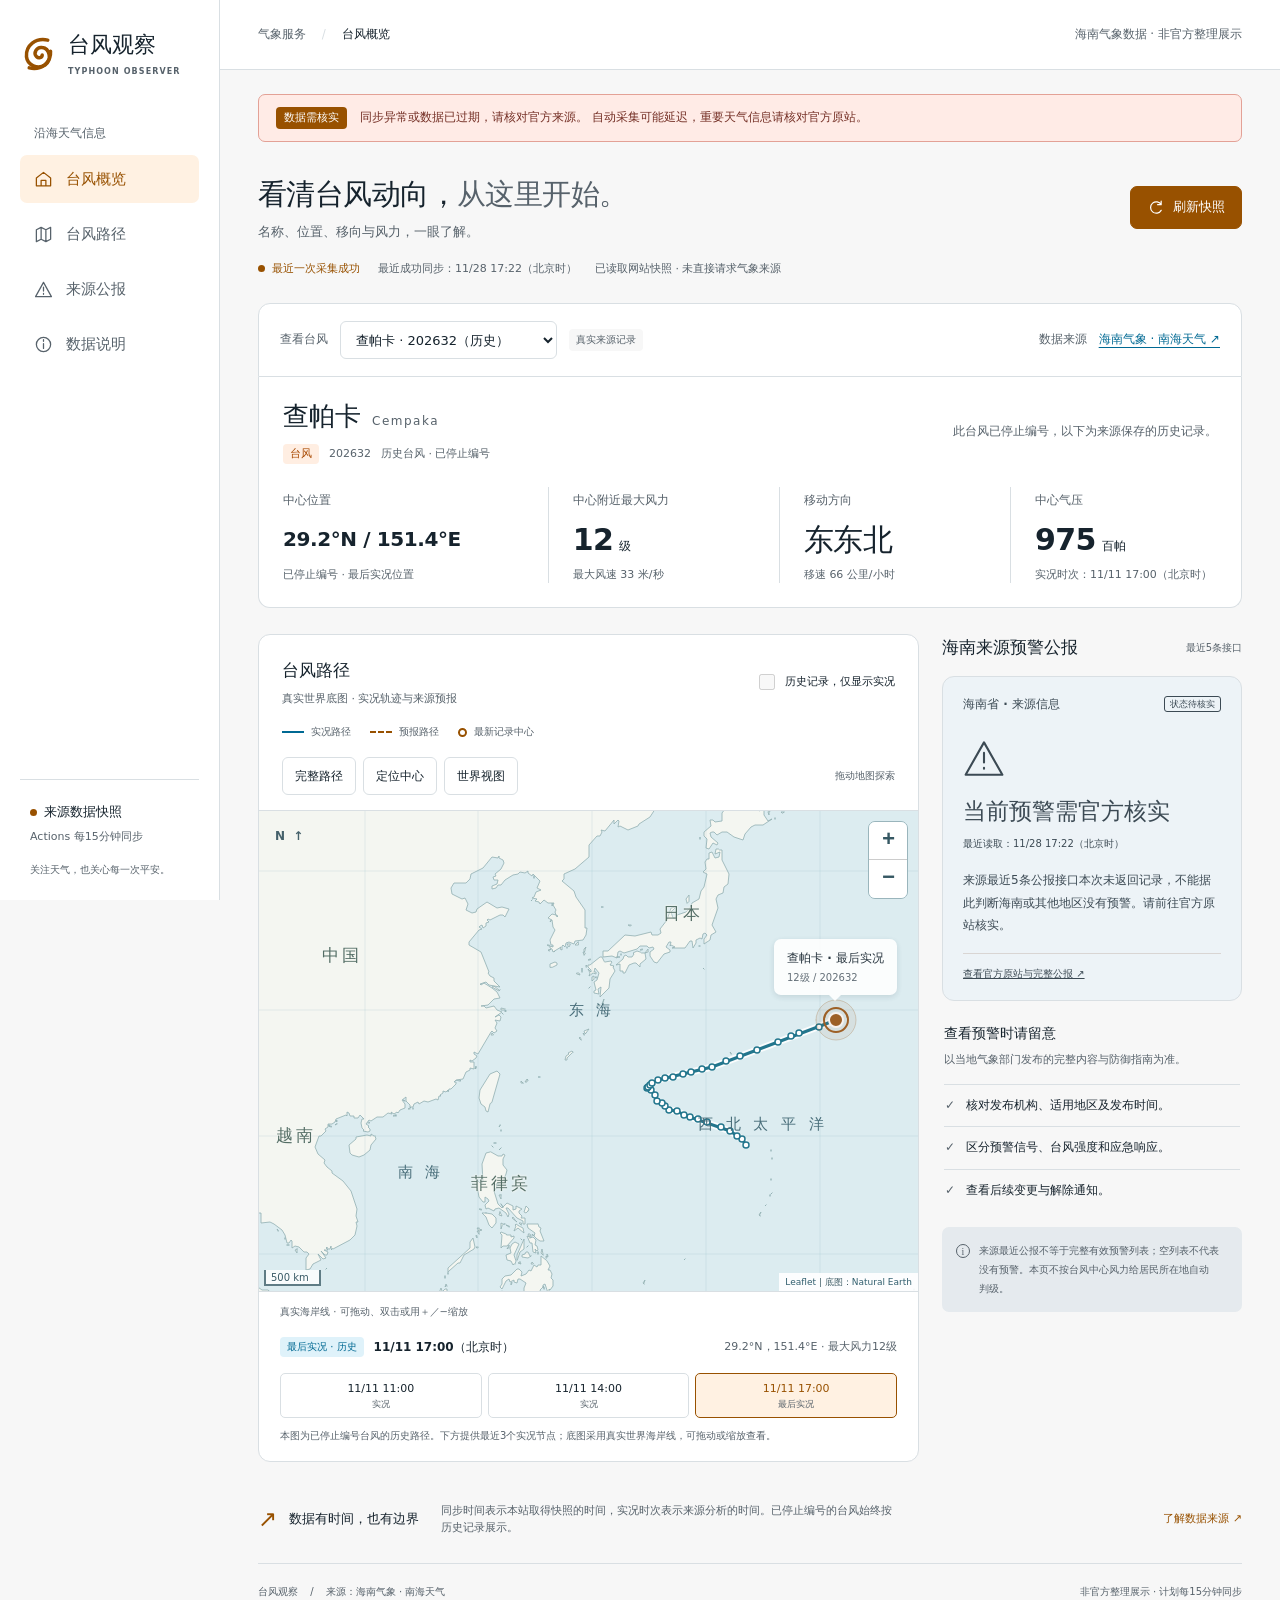
<file: index.html>
<!doctype html>
<html lang="zh-CN">
<head>
  <meta charset="utf-8">
  <meta name="viewport" content="width=device-width, initial-scale=1">
  <meta name="description" content="台风观察：整理海南气象南海天气台风路径数据，每15分钟同步。展示台风实况、历史路径和来源预警公报入口。">
  <meta name="color-scheme" content="light">
  <title>台风观察 · 海南气象数据</title>
  <link rel="icon" href="data:,">
  <link rel="stylesheet" href="./assets/vendor/leaflet/leaflet.css">
  <link rel="stylesheet" href="./styles.css">
  <script src="./assets/vendor/leaflet/leaflet.js" defer></script>
  <script src="./map.js" defer></script>
  <script src="./app.js" defer></script>
</head>
<body>
  <a class="skip-link" href="#main">跳到主要内容</a>
  <aside class="sidebar" aria-label="主导航">
    <a class="brand" href="#main" aria-label="台风观察首页"><svg class="brand-symbol" viewBox="0 0 40 40" aria-hidden="true"><path d="M30 5C17 2 6 11 7 23c1 9 12 14 20 9 8-6 5-18-3-19-6-1-10 6-6 10 2 2 6 1 6-2"/><path d="M10 35c13 3 24-6 23-18"/></svg><span>台风观察<small>TYPHOON OBSERVER</small></span></a>
    <div class="nav-caption">沿海天气信息</div>
    <nav>
      <a class="nav-link active" href="#overview"><svg viewBox="0 0 24 24" aria-hidden="true"><path d="M3 10 12 3l9 7v10H3Z M9 20v-7h6v7"/></svg>台风概览</a>
      <a class="nav-link" href="#track"><svg viewBox="0 0 24 24" aria-hidden="true"><path d="m3 6 6-3 6 3 6-3v15l-6 3-6-3-6 3ZM9 3v15m6-12v15"/></svg>台风路径</a>
      <a class="nav-link" href="#warnings"><svg viewBox="0 0 24 24" aria-hidden="true"><path d="m12 3 10 18H2ZM12 9v5m0 3v1"/></svg>来源公报</a>
      <button class="nav-link" type="button" data-open-info><svg viewBox="0 0 24 24" aria-hidden="true"><circle cx="12" cy="12" r="9"/><path d="M12 11v6m0-11v2"/></svg>数据说明</button>
    </nav>
    <div class="sidebar-note"><span class="demo-indicator"></span>来源数据快照<p>Actions 每15分钟同步</p></div>
    <div class="sidebar-footer">关注天气，也关心每一次平安。</div>
  </aside>
  <div class="workspace">
    <header class="topbar"><span>气象服务 <span class="breadcrumb-separator">/</span> <strong>台风概览</strong></span><span class="topbar-note">海南气象数据 · 非官方整理展示</span></header>
    <main id="main" tabindex="-1">
      <div class="demo-banner" id="data-banner" role="status"><span class="demo-label" id="data-badge">正在读取</span><p><strong id="data-message">正在读取已采集的来源数据。</strong><span> 自动采集可能延迟，重要天气信息请核对官方原站。</span></p></div>
      <section id="overview" aria-labelledby="page-title">
        <div class="page-heading"><div><h1 id="page-title">看清台风动向，<span>从这里开始。</span></h1><p>名称、位置、移向与风力，一眼了解。</p></div><button class="button primary" id="refresh-button" type="button"><svg viewBox="0 0 24 24" aria-hidden="true"><path d="M20 8a8 8 0 1 0 0 8M20 3v5h-5"/></svg>刷新快照</button></div>
        <div class="status-line"><span><span class="status-dot"></span><span id="last-attempt">等待读取采集状态</span></span><span>最近成功同步：<time id="sync-time">—</time></span><span id="refresh-status" role="status" aria-live="polite">每15分钟由 Actions 更新</span></div>
        <div class="selection-bar"><div class="storm-picker"><label for="storm-select">查看台风</label><select id="storm-select" disabled aria-label="查看台风"><option value="">正在读取…</option></select><span class="small-tag">真实来源记录</span></div><div class="region-picker"><span>数据来源</span><a href="https://www.scsweather.com/Home/Typhoon" target="_blank" rel="noopener noreferrer">海南气象 · 南海天气 ↗</a></div></div>
        <p class="empty-state" id="empty-state" hidden>来源清单没有可展示的台风记录。没有台风记录不代表不存在其他天气风险，请关注官方预警。</p>
        <div id="storm-content" hidden>
          <div class="storm-summary"><div><h2><span id="storm-name">—</span><span class="storm-english" id="storm-english"></span></h2><div class="storm-subtitle"><span class="intensity-tag" id="storm-intensity">—</span><span id="storm-id"></span><span id="storm-lifecycle"></span></div></div><p class="storm-description" id="storm-description"></p></div>
          <div class="metrics" aria-label="台风来源实况信息">
            <div class="metric"><span class="metric-label">中心位置</span><strong id="storm-position">—</strong><p id="storm-place"></p></div>
            <div class="metric"><span class="metric-label">中心附近最大风力</span><strong><span id="storm-wind">—</span><small>级</small></strong><p>最大风速 <span id="storm-wind-speed">—</span> 米/秒</p></div>
            <div class="metric"><span class="metric-label">移动方向</span><strong class="direction-value"><svg id="direction-arrow" viewBox="0 0 24 24" aria-hidden="true"><path d="M12 21V3M5 10l7-7 7 7"/></svg><span id="storm-direction">—</span></strong><p>移速 <span id="storm-move-speed">—</span> 公里/小时</p></div>
            <div class="metric"><span class="metric-label">中心气压</span><strong><span id="storm-pressure">—</span><small>百帕</small></strong><p id="observation-time">实况时次未提供</p></div>
          </div>
        </div>
      </section>
      <div class="detail-grid">
        <section class="map-panel" id="track" aria-labelledby="map-title" hidden>
          <div class="panel-heading"><div><h2 id="map-title">台风路径</h2><p>真实世界底图 · 实况轨迹与来源预报</p></div><label class="forecast-toggle"><input id="forecast-toggle" type="checkbox"><span id="forecast-note">显示中国机构预报</span></label></div>
          <div class="map-legend"><span><i class="legend-line observed"></i>实况路径</span><span><i class="legend-line forecast"></i>预报路径</span><span><i class="legend-center"></i>最新记录中心</span></div>
          <div class="map-toolbar" role="group" aria-label="地图视图">
            <button id="map-fit" type="button" title="查看完整路径与中国沿海">完整路径</button>
            <button id="map-center" type="button" title="定位台风最新记录中心">定位中心</button>
            <button id="map-world" type="button">世界视图</button>
            <span class="map-toolbar-note">拖动地图探索</span>
          </div>
          <div class="map-canvas"><div id="track-map" role="region" aria-label="可交互台风路径地图" aria-describedby="map-status"></div><span class="map-north" aria-hidden="true">N ↑</span></div>
          <div class="map-status-line"><span id="map-status" role="status">正在准备世界底图…</span><button id="map-retry" class="text-button" type="button" hidden>重试底图</button></div>
          <div class="node-detail" aria-live="polite"><div><span class="node-type" id="node-type">—</span><strong id="node-time">—</strong></div><p id="node-detail"></p></div>
          <div class="timeline" id="timeline" role="group" aria-label="选择来源路径时间节点"></div>
          <p class="map-footnote" id="map-footnote">实况和预报以来源标记为准。</p>
        </section>
        <aside class="warning-column" id="warnings" aria-labelledby="warning-section-title">
          <div class="warning-section-heading"><h2 id="warning-section-title">海南来源预警公报</h2><span>最近5条接口</span></div>
          <section class="warning-card" id="warning-card" data-level="unknown" aria-labelledby="warning-title">
            <div class="warning-card-top"><span class="warning-location">海南省 · 来源信息</span><span class="warning-demo-tag">状态待核实</span></div>
            <svg class="warning-icon" viewBox="0 0 48 48" aria-hidden="true"><path d="m24 5 21 37H3Z"/><path d="M24 17v11m0 6v1"/></svg>
            <h3 id="warning-title">当前预警需官方核实</h3><p class="warning-time" id="warning-time">尚未读取来源公报</p><p class="warning-description" id="warning-description">本页不自行发布或推算预警等级。请前往官方原站核对完整预警信息。</p>
            <div class="warning-source"><a href="https://www.scsweather.com/Home/Typhoon" target="_blank" rel="noopener noreferrer">查看官方原站与完整公报 ↗</a></div>
          </section>
          <ul id="bulletin-list" class="bulletin-list" aria-label="来源最近公报标题"></ul>
          <section class="guidance" aria-labelledby="guidance-title"><h3 id="guidance-title">查看预警时请留意</h3><p class="guidance-intro">以当地气象部门发布的完整内容与防御指南为准。</p><ul><li>核对发布机构、适用地区及发布时间。</li><li>区分预警信号、台风强度和应急响应。</li><li>查看后续变更与解除通知。</li></ul></section>
          <div class="warning-explainer"><span class="info-icon" aria-hidden="true">i</span><p>来源最近公报不等于完整有效预警列表；空列表不代表没有预警。本页不按台风中心风力给居民所在地自动判级。</p></div>
        </aside>
      </div>
      <section class="reading-note" aria-labelledby="reading-title"><div><span class="note-symbol" aria-hidden="true">↗</span><h2 id="reading-title">数据有时间，也有边界</h2></div><p>同步时间表示本站取得快照的时间，实况时次表示来源分析的时间。已停止编号的台风始终按历史记录展示。</p><button class="text-button" type="button" data-open-info>了解数据来源 <span aria-hidden="true">↗</span></button></section>
      <footer class="footer"><span>台风观察 <span class="footer-divider">/</span> 来源：海南气象 · 南海天气</span><span>非官方整理展示 · 计划每15分钟同步</span></footer>
    </main>
  </div>
  <dialog id="data-dialog" aria-labelledby="dialog-title"><div class="dialog-heading"><h2 id="dialog-title">关于数据来源</h2><button class="icon-button" id="close-dialog" type="button" aria-label="关闭数据说明">×</button></div><span class="demo-label">来源数据 · 非官方站点</span><p>台风清单、实况及预报取自海南气象“南海天气”台风路径页面所用的公开网页接口。本站为独立整理展示，不代表来源机构；该接口没有稳定开放 API 的服务承诺。</p><p>GitHub Actions 计划每15分钟获取并保存数据，调度和部署可能延迟。超过45分钟未成功同步时提示过期；活跃台风实况时次超过12小时时额外提示核实。停止编号记录只作为历史资料。</p><p>“刷新快照”仅读取本站已保存的数据，不直接请求来源。来源最近5条预警公报不构成完整地区有效预警清单，空列表不代表无预警；请到官方原站阅读完整公报、防御指南及解除信息。</p><p>路径使用真实来源坐标，底图采用 Natural Earth 1:50m 世界陆地与海岸线，使用 Web Mercator 投影。底图为自然地理参考，不绘制行政边界，不用于导航或精确距离判断。重要天气决策请使用当地官方渠道。</p><p><a href="https://www.scsweather.com/Home/Typhoon" target="_blank" rel="noopener noreferrer">打开海南气象·南海天气台风系统 ↗</a></p><button class="button primary dialog-confirm" id="confirm-dialog" type="button">我已了解</button></dialog>
  <noscript><p class="noscript-message">启用 JavaScript 后可读取来源数据快照。也可直接访问海南气象·南海天气官方台风系统查询。</p></noscript>
</body>
</html>
</file>
<file: assets/vendor/leaflet/leaflet.css>
/* required styles */

.leaflet-pane,
.leaflet-tile,
.leaflet-marker-icon,
.leaflet-marker-shadow,
.leaflet-tile-container,
.leaflet-pane > svg,
.leaflet-pane > canvas,
.leaflet-zoom-box,
.leaflet-image-layer,
.leaflet-layer {
	position: absolute;
	left: 0;
	top: 0;
	}
.leaflet-container {
	overflow: hidden;
	}
.leaflet-tile,
.leaflet-marker-icon,
.leaflet-marker-shadow {
	-webkit-user-select: none;
	   -moz-user-select: none;
	        user-select: none;
	  -webkit-user-drag: none;
	}
/* Prevents IE11 from highlighting tiles in blue */
.leaflet-tile::selection {
	background: transparent;
}
/* Safari renders non-retina tile on retina better with this, but Chrome is worse */
.leaflet-safari .leaflet-tile {
	image-rendering: -webkit-optimize-contrast;
	}
/* hack that prevents hw layers "stretching" when loading new tiles */
.leaflet-safari .leaflet-tile-container {
	width: 1600px;
	height: 1600px;
	-webkit-transform-origin: 0 0;
	}
.leaflet-marker-icon,
.leaflet-marker-shadow {
	display: block;
	}
/* .leaflet-container svg: reset svg max-width decleration shipped in Joomla! (joomla.org) 3.x */
/* .leaflet-container img: map is broken in FF if you have max-width: 100% on tiles */
.leaflet-container .leaflet-overlay-pane svg {
	max-width: none !important;
	max-height: none !important;
	}
.leaflet-container .leaflet-marker-pane img,
.leaflet-container .leaflet-shadow-pane img,
.leaflet-container .leaflet-tile-pane img,
.leaflet-container img.leaflet-image-layer,
.leaflet-container .leaflet-tile {
	max-width: none !important;
	max-height: none !important;
	width: auto;
	padding: 0;
	}

.leaflet-container img.leaflet-tile {
	/* See: https://bugs.chromium.org/p/chromium/issues/detail?id=600120 */
	mix-blend-mode: plus-lighter;
}

.leaflet-container.leaflet-touch-zoom {
	-ms-touch-action: pan-x pan-y;
	touch-action: pan-x pan-y;
	}
.leaflet-container.leaflet-touch-drag {
	-ms-touch-action: pinch-zoom;
	/* Fallback for FF which doesn't support pinch-zoom */
	touch-action: none;
	touch-action: pinch-zoom;
}
.leaflet-container.leaflet-touch-drag.leaflet-touch-zoom {
	-ms-touch-action: none;
	touch-action: none;
}
.leaflet-container {
	-webkit-tap-highlight-color: transparent;
}
.leaflet-container a {
	-webkit-tap-highlight-color: rgba(51, 181, 229, 0.4);
}
.leaflet-tile {
	filter: inherit;
	visibility: hidden;
	}
.leaflet-tile-loaded {
	visibility: inherit;
	}
.leaflet-zoom-box {
	width: 0;
	height: 0;
	-moz-box-sizing: border-box;
	     box-sizing: border-box;
	z-index: 800;
	}
/* workaround for https://bugzilla.mozilla.org/show_bug.cgi?id=888319 */
.leaflet-overlay-pane svg {
	-moz-user-select: none;
	}

.leaflet-pane         { z-index: 400; }

.leaflet-tile-pane    { z-index: 200; }
.leaflet-overlay-pane { z-index: 400; }
.leaflet-shadow-pane  { z-index: 500; }
.leaflet-marker-pane  { z-index: 600; }
.leaflet-tooltip-pane   { z-index: 650; }
.leaflet-popup-pane   { z-index: 700; }

.leaflet-map-pane canvas { z-index: 100; }
.leaflet-map-pane svg    { z-index: 200; }

.leaflet-vml-shape {
	width: 1px;
	height: 1px;
	}
.lvml {
	behavior: url(#default#VML);
	display: inline-block;
	position: absolute;
	}


/* control positioning */

.leaflet-control {
	position: relative;
	z-index: 800;
	pointer-events: visiblePainted; /* IE 9-10 doesn't have auto */
	pointer-events: auto;
	}
.leaflet-top,
.leaflet-bottom {
	position: absolute;
	z-index: 1000;
	pointer-events: none;
	}
.leaflet-top {
	top: 0;
	}
.leaflet-right {
	right: 0;
	}
.leaflet-bottom {
	bottom: 0;
	}
.leaflet-left {
	left: 0;
	}
.leaflet-control {
	float: left;
	clear: both;
	}
.leaflet-right .leaflet-control {
	float: right;
	}
.leaflet-top .leaflet-control {
	margin-top: 10px;
	}
.leaflet-bottom .leaflet-control {
	margin-bottom: 10px;
	}
.leaflet-left .leaflet-control {
	margin-left: 10px;
	}
.leaflet-right .leaflet-control {
	margin-right: 10px;
	}


/* zoom and fade animations */

.leaflet-fade-anim .leaflet-popup {
	opacity: 0;
	-webkit-transition: opacity 0.2s linear;
	   -moz-transition: opacity 0.2s linear;
	        transition: opacity 0.2s linear;
	}
.leaflet-fade-anim .leaflet-map-pane .leaflet-popup {
	opacity: 1;
	}
.leaflet-zoom-animated {
	-webkit-transform-origin: 0 0;
	    -ms-transform-origin: 0 0;
	        transform-origin: 0 0;
	}
svg.leaflet-zoom-animated {
	will-change: transform;
}

.leaflet-zoom-anim .leaflet-zoom-animated {
	-webkit-transition: -webkit-transform 0.25s cubic-bezier(0,0,0.25,1);
	   -moz-transition:    -moz-transform 0.25s cubic-bezier(0,0,0.25,1);
	        transition:         transform 0.25s cubic-bezier(0,0,0.25,1);
	}
.leaflet-zoom-anim .leaflet-tile,
.leaflet-pan-anim .leaflet-tile {
	-webkit-transition: none;
	   -moz-transition: none;
	        transition: none;
	}

.leaflet-zoom-anim .leaflet-zoom-hide {
	visibility: hidden;
	}


/* cursors */

.leaflet-interactive {
	cursor: pointer;
	}
.leaflet-grab {
	cursor: -webkit-grab;
	cursor:    -moz-grab;
	cursor:         grab;
	}
.leaflet-crosshair,
.leaflet-crosshair .leaflet-interactive {
	cursor: crosshair;
	}
.leaflet-popup-pane,
.leaflet-control {
	cursor: auto;
	}
.leaflet-dragging .leaflet-grab,
.leaflet-dragging .leaflet-grab .leaflet-interactive,
.leaflet-dragging .leaflet-marker-draggable {
	cursor: move;
	cursor: -webkit-grabbing;
	cursor:    -moz-grabbing;
	cursor:         grabbing;
	}

/* marker & overlays interactivity */
.leaflet-marker-icon,
.leaflet-marker-shadow,
.leaflet-image-layer,
.leaflet-pane > svg path,
.leaflet-tile-container {
	pointer-events: none;
	}

.leaflet-marker-icon.leaflet-interactive,
.leaflet-image-layer.leaflet-interactive,
.leaflet-pane > svg path.leaflet-interactive,
svg.leaflet-image-layer.leaflet-interactive path {
	pointer-events: visiblePainted; /* IE 9-10 doesn't have auto */
	pointer-events: auto;
	}

/* visual tweaks */

.leaflet-container {
	background: #ddd;
	outline-offset: 1px;
	}
.leaflet-container a {
	color: #0078A8;
	}
.leaflet-zoom-box {
	border: 2px dotted #38f;
	background: rgba(255,255,255,0.5);
	}


/* general typography */
.leaflet-container {
	font-family: "Helvetica Neue", Arial, Helvetica, sans-serif;
	font-size: 12px;
	font-size: 0.75rem;
	line-height: 1.5;
	}


/* general toolbar styles */

.leaflet-bar {
	box-shadow: 0 1px 5px rgba(0,0,0,0.65);
	border-radius: 4px;
	}
.leaflet-bar a {
	background-color: #fff;
	border-bottom: 1px solid #ccc;
	width: 26px;
	height: 26px;
	line-height: 26px;
	display: block;
	text-align: center;
	text-decoration: none;
	color: black;
	}
.leaflet-bar a,
.leaflet-control-layers-toggle {
	background-position: 50% 50%;
	background-repeat: no-repeat;
	display: block;
	}
.leaflet-bar a:hover,
.leaflet-bar a:focus {
	background-color: #f4f4f4;
	}
.leaflet-bar a:first-child {
	border-top-left-radius: 4px;
	border-top-right-radius: 4px;
	}
.leaflet-bar a:last-child {
	border-bottom-left-radius: 4px;
	border-bottom-right-radius: 4px;
	border-bottom: none;
	}
.leaflet-bar a.leaflet-disabled {
	cursor: default;
	background-color: #f4f4f4;
	color: #bbb;
	}

.leaflet-touch .leaflet-bar a {
	width: 30px;
	height: 30px;
	line-height: 30px;
	}
.leaflet-touch .leaflet-bar a:first-child {
	border-top-left-radius: 2px;
	border-top-right-radius: 2px;
	}
.leaflet-touch .leaflet-bar a:last-child {
	border-bottom-left-radius: 2px;
	border-bottom-right-radius: 2px;
	}

/* zoom control */

.leaflet-control-zoom-in,
.leaflet-control-zoom-out {
	font: bold 18px 'Lucida Console', Monaco, monospace;
	text-indent: 1px;
	}

.leaflet-touch .leaflet-control-zoom-in, .leaflet-touch .leaflet-control-zoom-out  {
	font-size: 22px;
	}


/* layers control */

.leaflet-control-layers {
	box-shadow: 0 1px 5px rgba(0,0,0,0.4);
	background: #fff;
	border-radius: 5px;
	}
.leaflet-control-layers-toggle {
	background-image: url(images/layers.png);
	width: 36px;
	height: 36px;
	}
.leaflet-retina .leaflet-control-layers-toggle {
	background-image: url(images/layers-2x.png);
	background-size: 26px 26px;
	}
.leaflet-touch .leaflet-control-layers-toggle {
	width: 44px;
	height: 44px;
	}
.leaflet-control-layers .leaflet-control-layers-list,
.leaflet-control-layers-expanded .leaflet-control-layers-toggle {
	display: none;
	}
.leaflet-control-layers-expanded .leaflet-control-layers-list {
	display: block;
	position: relative;
	}
.leaflet-control-layers-expanded {
	padding: 6px 10px 6px 6px;
	color: #333;
	background: #fff;
	}
.leaflet-control-layers-scrollbar {
	overflow-y: scroll;
	overflow-x: hidden;
	padding-right: 5px;
	}
.leaflet-control-layers-selector {
	margin-top: 2px;
	position: relative;
	top: 1px;
	}
.leaflet-control-layers label {
	display: block;
	font-size: 13px;
	font-size: 1.08333em;
	}
.leaflet-control-layers-separator {
	height: 0;
	border-top: 1px solid #ddd;
	margin: 5px -10px 5px -6px;
	}

/* Default icon URLs */
.leaflet-default-icon-path { /* used only in path-guessing heuristic, see L.Icon.Default */
	background-image: url(images/marker-icon.png);
	}


/* attribution and scale controls */

.leaflet-container .leaflet-control-attribution {
	background: #fff;
	background: rgba(255, 255, 255, 0.8);
	margin: 0;
	}
.leaflet-control-attribution,
.leaflet-control-scale-line {
	padding: 0 5px;
	color: #333;
	line-height: 1.4;
	}
.leaflet-control-attribution a {
	text-decoration: none;
	}
.leaflet-control-attribution a:hover,
.leaflet-control-attribution a:focus {
	text-decoration: underline;
	}
.leaflet-attribution-flag {
	display: inline !important;
	vertical-align: baseline !important;
	width: 1em;
	height: 0.6669em;
	}
.leaflet-left .leaflet-control-scale {
	margin-left: 5px;
	}
.leaflet-bottom .leaflet-control-scale {
	margin-bottom: 5px;
	}
.leaflet-control-scale-line {
	border: 2px solid #777;
	border-top: none;
	line-height: 1.1;
	padding: 2px 5px 1px;
	white-space: nowrap;
	-moz-box-sizing: border-box;
	     box-sizing: border-box;
	background: rgba(255, 255, 255, 0.8);
	text-shadow: 1px 1px #fff;
	}
.leaflet-control-scale-line:not(:first-child) {
	border-top: 2px solid #777;
	border-bottom: none;
	margin-top: -2px;
	}
.leaflet-control-scale-line:not(:first-child):not(:last-child) {
	border-bottom: 2px solid #777;
	}

.leaflet-touch .leaflet-control-attribution,
.leaflet-touch .leaflet-control-layers,
.leaflet-touch .leaflet-bar {
	box-shadow: none;
	}
.leaflet-touch .leaflet-control-layers,
.leaflet-touch .leaflet-bar {
	border: 2px solid rgba(0,0,0,0.2);
	background-clip: padding-box;
	}


/* popup */

.leaflet-popup {
	position: absolute;
	text-align: center;
	margin-bottom: 20px;
	}
.leaflet-popup-content-wrapper {
	padding: 1px;
	text-align: left;
	border-radius: 12px;
	}
.leaflet-popup-content {
	margin: 13px 24px 13px 20px;
	line-height: 1.3;
	font-size: 13px;
	font-size: 1.08333em;
	min-height: 1px;
	}
.leaflet-popup-content p {
	margin: 17px 0;
	margin: 1.3em 0;
	}
.leaflet-popup-tip-container {
	width: 40px;
	height: 20px;
	position: absolute;
	left: 50%;
	margin-top: -1px;
	margin-left: -20px;
	overflow: hidden;
	pointer-events: none;
	}
.leaflet-popup-tip {
	width: 17px;
	height: 17px;
	padding: 1px;

	margin: -10px auto 0;
	pointer-events: auto;

	-webkit-transform: rotate(45deg);
	   -moz-transform: rotate(45deg);
	    -ms-transform: rotate(45deg);
	        transform: rotate(45deg);
	}
.leaflet-popup-content-wrapper,
.leaflet-popup-tip {
	background: white;
	color: #333;
	box-shadow: 0 3px 14px rgba(0,0,0,0.4);
	}
.leaflet-container a.leaflet-popup-close-button {
	position: absolute;
	top: 0;
	right: 0;
	border: none;
	text-align: center;
	width: 24px;
	height: 24px;
	font: 16px/24px Tahoma, Verdana, sans-serif;
	color: #757575;
	text-decoration: none;
	background: transparent;
	}
.leaflet-container a.leaflet-popup-close-button:hover,
.leaflet-container a.leaflet-popup-close-button:focus {
	color: #585858;
	}
.leaflet-popup-scrolled {
	overflow: auto;
	}

.leaflet-oldie .leaflet-popup-content-wrapper {
	-ms-zoom: 1;
	}
.leaflet-oldie .leaflet-popup-tip {
	width: 24px;
	margin: 0 auto;

	-ms-filter: "progid:DXImageTransform.Microsoft.Matrix(M11=0.70710678, M12=0.70710678, M21=-0.70710678, M22=0.70710678)";
	filter: progid:DXImageTransform.Microsoft.Matrix(M11=0.70710678, M12=0.70710678, M21=-0.70710678, M22=0.70710678);
	}

.leaflet-oldie .leaflet-control-zoom,
.leaflet-oldie .leaflet-control-layers,
.leaflet-oldie .leaflet-popup-content-wrapper,
.leaflet-oldie .leaflet-popup-tip {
	border: 1px solid #999;
	}


/* div icon */

.leaflet-div-icon {
	background: #fff;
	border: 1px solid #666;
	}


/* Tooltip */
/* Base styles for the element that has a tooltip */
.leaflet-tooltip {
	position: absolute;
	padding: 6px;
	background-color: #fff;
	border: 1px solid #fff;
	border-radius: 3px;
	color: #222;
	white-space: nowrap;
	-webkit-user-select: none;
	-moz-user-select: none;
	-ms-user-select: none;
	user-select: none;
	pointer-events: none;
	box-shadow: 0 1px 3px rgba(0,0,0,0.4);
	}
.leaflet-tooltip.leaflet-interactive {
	cursor: pointer;
	pointer-events: auto;
	}
.leaflet-tooltip-top:before,
.leaflet-tooltip-bottom:before,
.leaflet-tooltip-left:before,
.leaflet-tooltip-right:before {
	position: absolute;
	pointer-events: none;
	border: 6px solid transparent;
	background: transparent;
	content: "";
	}

/* Directions */

.leaflet-tooltip-bottom {
	margin-top: 6px;
}
.leaflet-tooltip-top {
	margin-top: -6px;
}
.leaflet-tooltip-bottom:before,
.leaflet-tooltip-top:before {
	left: 50%;
	margin-left: -6px;
	}
.leaflet-tooltip-top:before {
	bottom: 0;
	margin-bottom: -12px;
	border-top-color: #fff;
	}
.leaflet-tooltip-bottom:before {
	top: 0;
	margin-top: -12px;
	margin-left: -6px;
	border-bottom-color: #fff;
	}
.leaflet-tooltip-left {
	margin-left: -6px;
}
.leaflet-tooltip-right {
	margin-left: 6px;
}
.leaflet-tooltip-left:before,
.leaflet-tooltip-right:before {
	top: 50%;
	margin-top: -6px;
	}
.leaflet-tooltip-left:before {
	right: 0;
	margin-right: -12px;
	border-left-color: #fff;
	}
.leaflet-tooltip-right:before {
	left: 0;
	margin-left: -12px;
	border-right-color: #fff;
	}

/* Printing */

@media print {
	/* Prevent printers from removing background-images of controls. */
	.leaflet-control {
		-webkit-print-color-adjust: exact;
		print-color-adjust: exact;
		}
	}
</file>
<file: styles.css>
:root {
  --bg: oklch(0.975 0 0);
  --surface: oklch(1 0 0);
  --ink: oklch(0.25 0.025 240);
  --muted: oklch(0.49 0.02 240);
  --line: oklch(0.9 0.008 240);
  --primary: oklch(0.51 0.125 60);
  --primary-pale: oklch(0.965 0.025 70);
  --ocean: oklch(0.95 0.023 225);
  --blue: oklch(0.49 0.105 235);
  --orange: oklch(0.52 0.145 49);
  --radius: 12px;
  font-family: "Segoe UI", "PingFang SC", "Microsoft YaHei", system-ui, sans-serif;
  color: var(--ink);
  background: var(--bg);
  font-synthesis: none;
}
* { box-sizing: border-box; }
[hidden] { display: none !important; }
html { scroll-behavior: smooth; scroll-padding-top: 24px; }
body { margin: 0; font-size: 15px; line-height: 1.6; }
button, select, input { font: inherit; }
button, select, a { -webkit-tap-highlight-color: transparent; }
button, select { cursor: pointer; }
button { color: inherit; }
a { color: inherit; }
button, a, select { touch-action: manipulation; }
:focus-visible { outline: 3px solid var(--blue); outline-offset: 4px; }
h1, h2, h3, p { margin: 0; }
h1, h2, h3 { text-wrap: balance; }
p { text-wrap: pretty; }
svg { display: block; }
.skip-link { position: fixed; top: -80px; left: 16px; z-index: 5; padding: 10px 16px; background: var(--ink); color: white; }
.skip-link:focus { top: 12px; }
.sidebar { position: fixed; inset: 0 auto 0 0; width: 220px; background: var(--surface); border-right: 1px solid var(--line); display: flex; flex-direction: column; padding: 31px 20px 22px; }
.brand { display: flex; gap: 11px; align-items: center; text-decoration: none; font-size: 22px; font-weight: 750; line-height: 1.3; }
.brand-symbol { flex: 0 0 37px; width: 37px; height: 42px; fill: none; stroke: var(--primary); stroke-width: 3.8; stroke-linecap: round; }
.brand small { display: block; font-size: 8px; margin-top: 7px; letter-spacing: 1.1px; font-weight: 600; color: var(--muted); }
.nav-caption { color: var(--muted); font-size: 12px; margin: 47px 14px 12px; }
nav { display: flex; flex-direction: column; gap: 7px; }
.nav-link { border: 0; background: none; text-decoration: none; display: flex; align-items: center; gap: 13px; padding: 12px 14px; min-height: 47px; border-radius: 7px; text-align: left; color: var(--muted); }
.nav-link svg { width: 19px; height: 19px; fill: none; stroke: currentColor; stroke-width: 1.6; stroke-linecap: round; stroke-linejoin: round; }
.nav-link:hover { background: var(--bg); color: var(--ink); }
.nav-link.active { background: var(--primary-pale); color: var(--primary); font-weight: 650; }
.sidebar-note { margin-top: auto; border-top: 1px solid var(--line); padding: 22px 10px 16px; font-size: 13px; font-weight: 600; }
.sidebar-note p { font-size: 11px; margin-top: 6px; color: var(--muted); font-weight: 400; }
.demo-indicator, .status-dot { display: inline-block; width: 7px; height: 7px; border-radius: 50%; background: var(--primary); margin-right: 7px; }
.sidebar-footer { font-size: 10px; color: var(--muted); padding: 0 10px; }
.workspace { margin-left: 220px; }
.topbar { min-height: 70px; display: flex; align-items: center; justify-content: space-between; gap: 16px; padding: 0 38px; background: var(--surface); border-bottom: 1px solid var(--line); font-size: 12px; color: var(--muted); }
.topbar strong { color: var(--ink); font-weight: 500; }
.breadcrumb-separator { margin: 0 12px; color: var(--line); }
main { max-width: 1580px; margin: auto; padding: 24px 38px 0; }
.demo-banner { background: var(--primary-pale); border: 1px solid oklch(0.87 0.06 70); border-radius: 7px; display: flex; align-items: center; gap: 13px; padding: 12px 17px; color: oklch(0.4 0.08 60); font-size: 12px; }
.demo-label { display: inline-block; background: var(--primary); color: white; border-radius: 4px; padding: 2px 8px; white-space: nowrap; font-size: 11px; font-weight: 650; }
.page-heading { display: flex; justify-content: space-between; gap: 24px; align-items: center; margin-top: 31px; }
h1 { font-size: 29px; letter-spacing: -.02em; font-weight: 700; line-height: 1.45; }
h1 span { color: var(--muted); font-weight: 400; }
.page-heading p { color: var(--muted); margin-top: 7px; font-size: 13px; }
.button { border: 1px solid var(--line); min-height: 43px; padding: 9px 16px; border-radius: 7px; display: inline-flex; align-items: center; justify-content: center; gap: 9px; font-size: 13px; font-weight: 600; transition: background .18s, transform .18s; }
.button svg { width: 17px; height: 17px; fill: none; stroke: currentColor; stroke-width: 1.7; stroke-linecap: round; stroke-linejoin: round; }
.button.primary { background: var(--primary); border-color: var(--primary); color: white; }
.button.primary:hover { background: oklch(0.44 0.11 60); }
.button:active { transform: translateY(1px); }
.button:disabled { cursor: wait; opacity: .7; }
.status-line { display: flex; flex-wrap: wrap; gap: 7px 18px; margin: 18px 0 25px; color: var(--muted); font-size: 11px; }
.status-line > span:first-child { color: var(--primary); }
.selection-bar { display: flex; justify-content: space-between; gap: 18px; align-items: center; padding: 17px 21px; background: var(--surface); border: 1px solid var(--line); border-radius: var(--radius) var(--radius) 0 0; }
.storm-picker, .region-picker { display: flex; align-items: center; gap: 12px; }
.selection-bar label { font-size: 12px; color: var(--muted); white-space: nowrap; }
select { min-height: 38px; border: 1px solid var(--line); border-radius: 6px; padding: 6px 30px 6px 11px; color: var(--ink); background-color: var(--surface); font-size: 13px; max-width: 100%; }
.small-tag { font-size: 10px; color: var(--muted); background: var(--bg); padding: 3px 7px; border-radius: 4px; white-space: nowrap; }
.region-picker { color: var(--muted); font-size: 12px; }
.region-picker a { color: var(--blue); text-underline-offset: 4px; }
.empty-state { padding: 28px 24px; background: var(--surface); border: 1px solid var(--line); border-radius: 0 0 var(--radius) var(--radius); }
.demo-banner.is-stale { background: oklch(0.96 0.03 30); border-color: oklch(0.77 0.08 30); color: oklch(0.4 0.1 30); }
.storm-summary { display: flex; justify-content: space-between; gap: 18px; align-items: center; background: var(--surface); padding: 22px 24px 20px; border-inline: 1px solid var(--line); }
.storm-summary h2 { font-size: 26px; display: flex; gap: 11px; align-items: baseline; line-height: 1.35; }
.storm-english { font-size: 12px; letter-spacing: 1.5px; color: var(--muted); font-weight: 450; }
.storm-subtitle { display: flex; flex-wrap: wrap; gap: 10px; align-items: center; font-size: 11px; color: var(--muted); margin-top: 10px; }
.intensity-tag { color: var(--orange); background: oklch(0.965 0.03 50); border-radius: 4px; padding: 1px 7px; font-weight: 600; }
.storm-description { font-size: 12px; color: var(--muted); text-align: right; }
.metrics { display: grid; grid-template-columns: 1.25fr 1fr 1fr 1fr; background: var(--surface); border: 1px solid var(--line); border-top: 0; border-radius: 0 0 var(--radius) var(--radius); padding: 3px 0 24px; }
.metric { padding: 0 24px; min-width: 0; }
.metric + .metric { border-left: 1px solid var(--line); }
.metric-label { font-size: 12px; color: var(--muted); }
.metric strong { display: block; font-size: 30px; line-height: 1.3; font-weight: 650; letter-spacing: -.02em; margin: 9px 0 7px; font-variant-numeric: tabular-nums; }
.metric:first-child strong { font-size: 20px; line-height: 1.95; white-space: nowrap; }
.metric strong small { font-size: 12px; font-weight: 400; margin-left: 6px; letter-spacing: 0; }
#storm-position > span { color: var(--line); margin: 0 4px; }
.metric p { color: var(--muted); font-size: 11px; }
.metric .direction-value { display: flex; align-items: center; gap: 7px; }
.direction-value svg { width: 25px; height: 29px; stroke: var(--blue); stroke-width: 1.7; fill: none; }
.detail-grid { display: grid; grid-template-columns: minmax(0, 1fr) 300px; gap: 23px; align-items: start; margin-top: 26px; }
.map-panel { background: var(--surface); border: 1px solid var(--line); border-radius: var(--radius); overflow: hidden; min-width: 0; }
.panel-heading { display: flex; justify-content: space-between; align-items: center; gap: 16px; padding: 22px 23px 0; }
h2 { font-size: 17px; font-weight: 650; }
.panel-heading p { margin-top: 5px; font-size: 11px; color: var(--muted); }
.forecast-toggle { display: flex; gap: 7px; align-items: center; font-size: 11px; cursor: pointer; min-height: 44px; white-space: nowrap; }
.forecast-toggle input { width: 16px; height: 16px; accent-color: var(--primary); }
.map-legend { display: flex; flex-wrap: wrap; gap: 19px; align-items: center; padding: 17px 23px; font-size: 10px; color: var(--muted); }
.map-legend > span { display: inline-flex; gap: 7px; align-items: center; }
.legend-line { width: 22px; height: 0; border-top: 2px solid var(--blue); }
.legend-line.forecast { border-top: 2px dashed var(--primary); }
.legend-center { width: 9px; height: 9px; border: 2px solid var(--primary); border-radius: 50%; }
.map-toolbar { display: flex; flex-wrap: wrap; align-items: center; gap: 7px; padding: 0 23px 15px; }
.map-toolbar button { min-height: 38px; border: 1px solid var(--line); border-radius: 6px; padding: 5px 12px; background: var(--surface); font-size: 12px; color: var(--ink); }
.map-toolbar button:hover { background: var(--ocean); border-color: var(--blue); }
.map-toolbar button:active { background: var(--bg); }
.map-toolbar-note { margin-left: auto; font-size: 10px; color: var(--muted); }
.map-canvas { position: relative; isolation: isolate; overflow: hidden; background: #dcecf0; border-block: 1px solid var(--line); }
#track-map { width: 100%; height: 480px; background: #dcecf0; font-family: inherit; color: var(--ink); }
#track-map:focus-visible { outline-offset: -3px; }
.map-north { position: absolute; z-index: 800; left: 16px; top: 16px; pointer-events: none; color: #45616b; font-size: 12px; font-weight: 600; letter-spacing: 2px; }
.map-status-line { display: flex; align-items: center; gap: 8px; padding: 10px 21px 0; min-height: 30px; color: var(--muted); font-size: 10px; }
.map-status-line .text-button { min-height: 30px; padding: 2px 0; font-size: 11px; }
.map-place { background: transparent; border: 0; pointer-events: none; white-space: nowrap; }
.map-place span { display: block; width: max-content; transform: translate(-50%,-50%); color: #526c6e; font-size: 12px; text-shadow: 0 1px 2px #f4f6f1, 0 -1px 2px #f4f6f1; }
.map-place.country span { font-size: 17px; font-weight: 600; letter-spacing: 3px; color: #536d65; }
.map-place.island span { font-size: 11px; }
.map-place.sea span { font-size: 15px; letter-spacing: 4px; color: #486d79; text-shadow: none; }
.map-place.continent span { font-size: 12px; color: #4d6d72; }
.map-place.city span { font-size: 10px; color: #465e61; transform: translate(6px,-50%); }
.map-place.city::before { content: ''; display: block; position: absolute; width: 4px; height: 4px; background: #637f81; border-radius: 50%; transform: translate(-50%,-50%); }
#track-map .leaflet-control-zoom { border: 1px solid #9ab5bc; border-radius: 7px; box-shadow: none; overflow: hidden; }
#track-map .leaflet-control-zoom a { width: 38px; height: 38px; line-height: 38px; color: #365863; background: #fff; }
#track-map .leaflet-control-zoom a:hover { background: #edf4f5; }
#track-map .leaflet-control-attribution { font-size: 9px; padding: 3px 6px; background: rgb(255 255 255 / .9); color: #425f68; }
#track-map .leaflet-control-attribution a { color: #315e6e; }
#track-map .leaflet-control-scale-line { border-color: #5f7c85; color: #395a66; font-size: 10px; background: rgb(255 255 255 / .8); }
#track-map .leaflet-tooltip { font-family: inherit; color: var(--ink); border: 0; box-shadow: 0 2px 6px rgb(27 56 64 / .15); }
#track-map .storm-map-label { padding: 10px 13px; border-radius: 7px; background: #fff; }
#track-map[data-world="true"] .storm-map-label { display: none; }
.storm-map-label strong { display: block; font-size: 12px; font-weight: 650; }
.storm-map-label span { display: block; color: var(--muted); font-size: 10px; margin-top: 3px; }
.node-detail { padding: 15px 21px 0; display: flex; gap: 12px; justify-content: space-between; align-items: center; }
.node-detail > div { display: flex; flex-wrap: wrap; gap: 10px; align-items: center; }
.node-type { color: var(--blue); background: var(--ocean); padding: 2px 7px; font-size: 10px; border-radius: 4px; }
.node-detail strong { font-size: 12px; font-weight: 600; }
.node-detail p { font-size: 11px; color: var(--muted); }
.timeline { display: flex; gap: 6px; padding: 16px 21px 10px; }
.timeline button { flex: 1; min-height: 45px; min-width: 0; border: 1px solid var(--line); border-radius: 5px; background: var(--surface); padding: 5px; font-size: 11px; white-space: nowrap; transition: background .18s; }
.timeline button span { display: block; font-size: 9px; color: var(--muted); }
.timeline button[aria-pressed="true"] { color: var(--primary); background: var(--primary-pale); border-color: var(--primary); }
.timeline button:hover { border-color: var(--primary); }
.map-footnote { padding: 0 21px 17px; font-size: 10px; color: var(--muted); }
.warning-column { min-width: 0; }
.warning-section-heading { display: flex; justify-content: space-between; align-items: center; gap: 10px; margin: 0 0 14px; }
.warning-section-heading span { font-size: 10px; color: var(--muted); }
.warning-card { --warning: var(--orange); --warning-bg: oklch(0.965 0.03 50); color: var(--warning); background: var(--warning-bg); border: 1px solid oklch(0.85 0.065 55); border-radius: var(--radius); padding: 18px 20px; }
.warning-card[data-level="yellow"] { --warning: oklch(0.43 0.085 85); --warning-bg: oklch(0.975 0.055 95); border-color: oklch(0.85 0.1 90); }
.warning-card[data-level="blue"] { --warning: oklch(0.4 0.1 240); --warning-bg: oklch(0.965 0.025 235); border-color: oklch(0.84 0.045 235); }
.warning-card[data-level="none"] { --warning: oklch(0.4 0.04 185); --warning-bg: oklch(0.965 0.012 185); border-color: oklch(0.85 0.025 185); }
.warning-card[data-level="unknown"] { --warning: oklch(0.4 0.025 240); --warning-bg: oklch(0.96 0.008 240); border-color: var(--line); }
.bulletin-list { list-style: none; padding: 0; margin: 16px 0; }
.bulletin-list li { font-size: 13px; padding: 12px 0; border-bottom: 1px solid var(--line); }
.bulletin-list p { font-size: 11px; color: var(--muted); margin-top: 5px; }
.warning-card-top { display: flex; gap: 9px; justify-content: space-between; align-items: center; font-size: 12px; }
.warning-location { font-weight: 600; }
.warning-demo-tag { font-size: 9px; border: 1px solid currentColor; border-radius: 3px; padding: 0 5px; white-space: nowrap; }
.warning-icon { margin: 24px 0 13px; width: 42px; height: 42px; fill: none; stroke: currentColor; stroke-width: 2.4; stroke-linecap: round; stroke-linejoin: round; }
.warning-card h3 { font-size: 23px; font-weight: 650; }
.warning-time { font-size: 10px; margin-top: 7px; }
.warning-description { font-size: 12px; line-height: 1.85; margin-top: 17px; }
.warning-source { border-top: 1px solid oklch(0.67 0.04 55 / .3); margin-top: 17px; padding-top: 12px; font-size: 10px; }
.guidance { margin-top: 21px; padding: 0 2px; }
.guidance h3 { font-size: 14px; }
.guidance-intro { color: var(--muted); margin-top: 6px; font-size: 11px; line-height: 1.8; }
.guidance ul { padding: 0; margin: 14px 0 0; list-style: none; }
.guidance li { padding: 11px 0 11px 22px; border-top: 1px solid var(--line); position: relative; font-size: 12px; }
.guidance li::before { content: "✓"; position: absolute; left: 1px; color: var(--muted); font-size: 12px; }
.warning-explainer { display: flex; align-items: flex-start; gap: 9px; margin-top: 16px; padding: 14px; border-radius: 7px; background: oklch(0.935 0.008 240); color: var(--muted); font-size: 10px; line-height: 1.9; }
.info-icon { flex-shrink: 0; border: 1px solid currentColor; border-radius: 50%; line-height: 13px; text-align: center; width: 14px; height: 14px; margin-top: 3px; font-size: 10px; font-family: Georgia, serif; }
.reading-note { display: flex; align-items: center; gap: 22px; padding: 22px 0; margin-top: 13px; border-bottom: 1px solid var(--line); }
.reading-note > div { flex-shrink: 0; display: flex; align-items: center; gap: 12px; }
.reading-note h2 { font-size: 13px; }
.note-symbol { font-size: 23px; color: var(--primary); }
.reading-note p { font-size: 11px; color: var(--muted); max-width: 65ch; }
.text-button { margin-left: auto; flex-shrink: 0; min-height: 44px; color: var(--primary); background: none; border: none; padding: 8px 0 8px 10px; font-size: 11px; }
.text-button:hover { text-decoration: underline; }
.footer { display: flex; flex-wrap: wrap; justify-content: space-between; gap: 8px; padding: 20px 0 24px; font-size: 10px; color: var(--muted); }
.footer-divider { margin: 0 9px; }
dialog { max-width: min(520px, calc(100% - 36px)); max-height: calc(100dvh - 40px); overflow: auto; padding: 27px; border: 1px solid var(--line); border-radius: var(--radius); color: var(--ink); background: var(--surface); }
dialog::backdrop { background: oklch(0.2 0.02 240 / .4); }
.dialog-heading { display: flex; justify-content: space-between; gap: 20px; align-items: center; margin-bottom: 14px; }
.dialog-heading h2 { font-size: 20px; }
.icon-button { border: 0; background: transparent; font-size: 27px; width: 44px; height: 44px; }
dialog p { font-size: 14px; line-height: 1.9; margin-top: 17px; }
.dialog-confirm { margin-top: 23px; width: 100%; }
.noscript-message { margin: 20px; padding: 20px; background: var(--primary-pale); }
@media (min-width: 1550px) { main { padding-top: 30px; } .detail-grid { grid-template-columns: minmax(0, 1fr) 325px; } }
@media (max-width: 1250px) {
  .sidebar { width: 186px; padding-inline: 15px; }
  .brand { font-size: 19px; gap: 8px; }
  .brand-symbol { flex-basis: 32px; width: 32px; }
  .brand small { font-size: 7px; }
  .workspace { margin-left: 186px; }
  main { padding-inline: 25px; }
  .topbar { padding-inline: 25px; }
  .detail-grid { gap: 18px; grid-template-columns: minmax(0, 1fr) 267px; }
  .metric { padding-inline: 18px; }
  .metric:first-child strong { font-size: 17px; line-height: 2.3; }
  .node-detail { flex-direction: column; align-items: flex-start; gap: 6px; }
  .panel-heading { align-items: flex-start; }
  .panel-heading p { max-width: 19em; }
}
@media (max-width: 1020px) {
  .sidebar { width: 76px; padding-inline: 12px; align-items: center; }
  .brand > span, .nav-caption, .sidebar-note, .sidebar-footer { display: none; }
  nav { margin-top: 40px; width: 100%; }
  .nav-link { font-size: 0; justify-content: center; padding: 13px; }
  .nav-link svg { width: 22px; height: 22px; flex-shrink: 0; }
  .workspace { margin-left: 76px; }
  .detail-grid { grid-template-columns: minmax(0, 1fr) 257px; }
  .metric:first-child strong { font-size: 16px; }
  h1 { font-size: 25px; }
  .small-tag { display: none; }
  .panel-heading { flex-wrap: wrap; gap: 4px; }
  .forecast-toggle { min-height: 32px; }
  .timeline { flex-wrap: wrap; }
  .timeline button { flex-basis: 28%; }
}
@media (max-width: 800px) {
  .detail-grid { grid-template-columns: 1fr; }
  .warning-column { display: grid; grid-template-columns: 1fr 1fr; gap: 0 24px; }
  .warning-section-heading { grid-column: 1 / -1; }
  .warning-card { grid-row: span 2; }
  .guidance { margin-top: 0; }
  .warning-explainer { margin-top: 12px; }
  .panel-heading { flex-wrap: nowrap; align-items: center; }
  .metrics { grid-template-columns: repeat(2, 1fr); row-gap: 22px; }
  .metric:first-child strong { font-size: 21px; line-height: 1.9; }
  .metric:nth-child(3) { border-left: 0; }
  .metric:nth-child(n+3) { padding-top: 17px; border-top: 1px solid var(--line); }
  .timeline button { flex-basis: auto; }
  .reading-note { flex-wrap: wrap; gap: 8px 20px; }
  .reading-note p { order: 3; flex-basis: 100%; }
}
@media (max-width: 560px) {
  .sidebar { position: static; width: 100%; height: auto; padding: 16px 18px; flex-direction: row; justify-content: space-between; border-right: 0; border-bottom: 1px solid var(--line); }
  .brand > span { display: block; font-size: 18px; }
  .brand small { font-size: 7px; margin-top: 4px; }
  .brand-symbol { height: 32px; }
  nav { flex-direction: row; width: auto; margin: 0; gap: 4px; }
  .nav-link { padding: 10px; min-height: 42px; }
  .nav-link:nth-child(2), .nav-link:nth-child(3) { display: none; }
  .workspace { margin-left: 0; }
  .topbar { padding: 11px 18px; min-height: 44px; font-size: 10px; }
  .topbar-note { font-size: 9px; }
  main { padding: 16px 16px 0; }
  .demo-banner { align-items: flex-start; gap: 9px; padding: 11px; font-size: 11px; line-height: 1.8; }
  .demo-label { margin-top: 1px; font-size: 10px; }
  .demo-banner p span { display: block; }
  .page-heading { margin-top: 24px; gap: 10px; align-items: flex-start; }
  h1 { font-size: 23px; max-width: 13em; }
  h1 span { display: block; }
  .page-heading p { font-size: 11px; margin-top: 8px; max-width: 18em; }
  .button { font-size: 11px; padding-inline: 10px; min-height: 42px; white-space: nowrap; }
  .button svg { width: 14px; height: 14px; }
  .status-line { margin: 16px 0 20px; font-size: 10px; gap: 5px 15px; }
  .status-line > span:nth-child(2) { order: 3; flex-basis: 100%; }
  .selection-bar { flex-direction: column; align-items: stretch; gap: 10px; padding: 13px; }
  .storm-picker, .region-picker { justify-content: space-between; }
  .selection-bar label { font-size: 11px; }
  select { min-height: 41px; min-width: 195px; font-size: 12px; }
  .storm-summary { padding: 19px 16px; flex-direction: column; gap: 12px; align-items: flex-start; }
  .storm-summary h2 { font-size: 25px; }
  .storm-description { text-align: left; font-size: 11px; }
  .metrics { padding-bottom: 19px; row-gap: 17px; }
  .metric { padding-inline: 16px; }
  .metric-label { font-size: 11px; }
  .metric strong { font-size: 28px; }
  .metric:first-child strong { font-size: 16px; line-height: 2.3; }
  .metric p { font-size: 10px; }
  .detail-grid { margin-top: 21px; gap: 23px; }
  .panel-heading { padding: 17px 15px 0; flex-wrap: wrap; }
  .panel-heading h2 { font-size: 16px; }
  .panel-heading p { font-size: 10px; }
  .forecast-toggle { font-size: 10px; min-height: 38px; }
  .map-legend { padding: 9px 15px 13px; gap: 14px; font-size: 9px; }
  #track-map { height: 420px; }
  .map-toolbar { padding: 0 15px 13px; }
  .map-toolbar button { min-height: 40px; font-size: 11px; padding-inline: 10px; }
  .map-toolbar-note { display: none; }
  .map-status-line { padding-inline: 15px; }
  .map-place.country span { font-size: 14px; }
  .map-place.sea span { font-size: 12px; letter-spacing: 2px; }
  .map-place.continent span { font-size: 9px; }
  .node-detail { padding-inline: 15px; }
  .node-detail p { font-size: 10px; }
  .timeline { padding: 13px 15px 10px; gap: 6px; }
  .timeline button { flex-basis: 28%; min-height: 46px; }
  .map-footnote { font-size: 9px; padding-inline: 15px; }
  .warning-column { display: block; }
  .warning-card { padding: 19px 21px; }
  .warning-icon { margin-top: 20px; }
  .guidance { margin-top: 23px; }
  .guidance-intro { font-size: 12px; }
  .guidance li { font-size: 13px; padding-block: 13px; }
  .warning-explainer { font-size: 11px; }
  .reading-note { margin-top: 6px; }
  .reading-note p { font-size: 11px; }
  .footer { font-size: 9px; padding-block: 18px; }
  dialog { padding: 20px; }
  dialog p { font-size: 13px; }
}
@media (prefers-reduced-motion: reduce) {
  html { scroll-behavior: auto; }
  *, *::before, *::after { transition-duration: 0s !important; animation-duration: 0s !important; }
}
</file>
